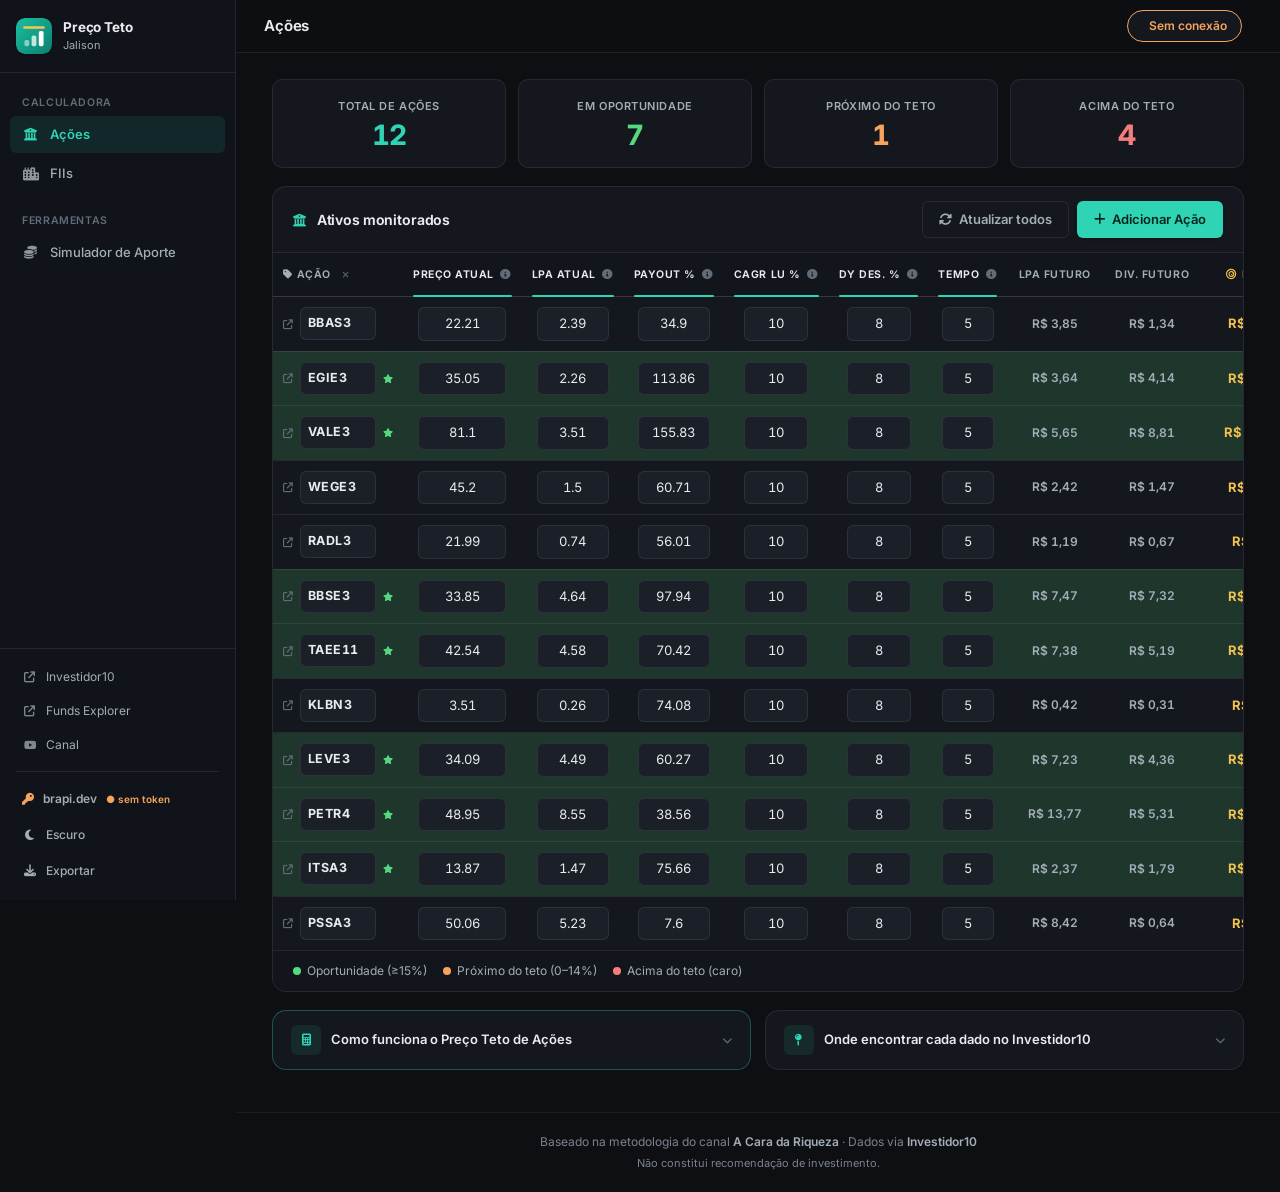
<file: index.html>
<!DOCTYPE html>
<html lang="pt-BR" data-theme="dark">
<head>
  <meta charset="UTF-8">
  <meta name="viewport" content="width=device-width, initial-scale=1.0">
  <title>Calculadora Preço Teto</title>
  <link rel="preconnect" href="https://fonts.googleapis.com">
  <link rel="preconnect" href="https://fonts.gstatic.com" crossorigin>
  <link rel="stylesheet" href="https://cdnjs.cloudflare.com/ajax/libs/font-awesome/6.5.0/css/all.min.css">
  <link href="https://fonts.googleapis.com/css2?family=Inter:wght@400;500;600;700;800&display=swap" rel="stylesheet">
  <link rel="icon" type="image/svg+xml" href="img/icon.svg">
  <link rel="stylesheet" href="css/themes.css">
  <link rel="stylesheet" href="css/main.css">
</head>
<body>

<div id="g-tip"></div>
<div id="toast"><i class="fa-solid fa-floppy-disk toast-icon" id="toast-icon"></i><span id="toast-msg">Dados salvos!</span></div>

<!-- ===== MODAL TOKEN BRAPI ===== -->
<div id="brapi-token-modal" class="modal-backdrop" onclick="if(event.target===this)brapiCloseTokenModal()">
  <div class="modal">
    <div class="modal-head">
      <h3 class="modal-title"><i class="fa-solid fa-key"></i>Token brapi.dev</h3>
      <button class="modal-close" onclick="brapiCloseTokenModal()" aria-label="Fechar">×</button>
    </div>
    <p class="modal-text">
      Para buscar dados automaticamente, você precisa de um <strong>token gratuito</strong> do brapi.dev.
    </p>
    <ol class="modal-list">
      <li>Acesse <a href="https://brapi.dev" target="_blank" rel="noopener">brapi.dev</a> e crie uma conta gratuita</li>
      <li>No painel da conta, clique em <strong>Tokens</strong> e copie seu token</li>
      <li>Cole abaixo e salve</li>
    </ol>
    <input id="brapi-token-input" class="table-input modal-input" placeholder="Cole seu token aqui..." onkeydown="if(event.key==='Enter')brapiSaveToken()">
    <div class="modal-actions">
      <button class="action-btn btn-danger" id="brapi-remove-btn" onclick="brapiRemoveToken()" style="display:none">
        <i class="fa-solid fa-trash"></i> Remover
      </button>
      <div class="modal-actions-right">
        <button class="action-btn btn-secondary" onclick="brapiCloseTokenModal()">Cancelar</button>
        <button class="action-btn btn-primary" onclick="brapiSaveToken()">
          <i class="fa-solid fa-floppy-disk"></i> Salvar token
        </button>
      </div>
    </div>
  </div>
</div>

<!-- ===== SIDEBAR OVERLAY (mobile) ===== -->
<div class="sidebar-overlay" id="sidebar-overlay" onclick="closeSidebar()"></div>

<!-- ===== SIDEBAR ===== -->
<aside class="sidebar" id="sidebar">
  <div class="sidebar-logo">
    <div class="logo-badge">
      <img src="img/icon.svg" alt="Logo Preço Teto" width="36" height="36">
    </div>
    <div>
      <div class="logo-name">Preço Teto</div>
      <div class="logo-sub">Jalison</div>
    </div>
  </div>

  <nav class="sidebar-nav">
    <div class="sidebar-section-label">Calculadora</div>
    <button class="sidebar-nav-item active" id="nav-acoes" onclick="switchTab('acoes')">
      <i class="fa-solid fa-building-columns"></i> Ações
    </button>
    <button class="sidebar-nav-item" id="nav-fiis" onclick="switchTab('fiis')">
      <i class="fa-solid fa-city"></i> FIIs
    </button>
    <div class="sidebar-section-label" style="margin-top:10px">Ferramentas</div>
    <button class="sidebar-nav-item" id="nav-simulador" onclick="switchTab('simulador')">
      <i class="fa-solid fa-coins"></i> Simulador de Aporte
    </button>
  </nav>

  <div class="sidebar-bottom">
    <a href="https://investidor10.com.br" target="_blank" rel="noopener" class="sidebar-ext-link">
      <i class="fa-solid fa-arrow-up-right-from-square"></i> Investidor10
    </a>
    <a href="https://www.fundsexplorer.com.br" target="_blank" rel="noopener" class="sidebar-ext-link">
      <i class="fa-solid fa-arrow-up-right-from-square"></i> Funds Explorer
    </a>
    <a href="https://www.youtube.com/@ACaraDaRiqueza" target="_blank" rel="noopener" class="sidebar-ext-link">
      <i class="fa-brands fa-youtube"></i> Canal
    </a>
    <div class="sidebar-sep"></div>
    <button id="brapi-sidebar-status" class="action-btn btn-secondary" onclick="brapiOpenTokenModal()">
      <i class="fa-solid fa-key" style="color:var(--orange)"></i> brapi.dev <span style="color:var(--orange);font-size:10px">● sem token</span>
    </button>
    <button class="theme-toggle" onclick="toggleTheme()">
      <i id="theme-icon" class="fa-solid fa-moon"></i>
      <span id="theme-label">Escuro</span>
    </button>
    <button class="sidebar-tool-btn" onclick="exportData()">
      <i class="fa-solid fa-download"></i> Exportar
    </button>
  </div>
</aside>

<!-- ===== APP WRAPPER ===== -->
<div class="app-wrapper">

  <!-- ===== TOP BAR ===== -->
  <header class="top-bar">
    <div class="top-bar-left">
      <button class="hamburger" onclick="toggleSidebar()" aria-label="Abrir menu"><i class="fa-solid fa-bars"></i></button>
      <span class="top-bar-title" id="top-bar-title">Ações</span>
    </div>
    <div class="top-bar-right">
      <button id="sticky-save-btn" class="save-sync-btn" onclick="saveData()">
        <i id="sync-icon" class="fa-solid fa-cloud-arrow-up"></i>
        <span id="sync-label">...</span>
      </button>
      <span class="save-time" id="sticky-save-time"></span>
    </div>
  </header>

  <main class="main-content">

  <!-- ========================= AÇÕES TAB ========================= -->
  <div id="tab-acoes" class="tab-content active animate-in">

    <div id="acoes-stats" class="stats-grid"></div>

    <section class="card table-card">
      <div class="table-toolbar">
        <h2 class="table-title"><i class="fa-solid fa-building-columns"></i> Ativos monitorados</h2>
        <div class="table-toolbar-actions">
          <button id="brapi-all-acoes" class="action-btn btn-secondary" onclick="fetchAllBrapi('acoes')" title="Busca Preço e LPA de todas as ações via brapi.dev"><i class="fa-solid fa-rotate"></i> Atualizar todos</button>
          <button class="action-btn btn-primary" onclick="addAcoesRow()"><i class="fa-solid fa-plus"></i> Adicionar Ação</button>
        </div>
      </div>
      <div class="table-scroll">
        <table class="calc-table">
          <thead>
            <tr>
              <th style="min-width:130px">
                <div class="th-sort-group">
                  <button id="acoes-ticker-sort-btn" class="th-sort-btn" onclick="sortByTicker('acoes-tbody')" title="Ordenar A–Z / Z–A"><i class="fa-solid fa-tag mr-1"></i><span id="acoes-ticker-sort-label">Ação</span></button>
                  <button class="del-btn" onclick="clearSort('acoes-tbody')" title="Desfazer ordenação">×</button>
                </div>
              </th>
              <th class="th-req" style="min-width:96px">Preço Atual <i class="fa-solid fa-circle-info tip-icon" data-tip="<strong>Preço Atual</strong><br>Cotação atual da ação. Investidor10 → busque a ação → preço no topo."></i></th>
              <th class="th-req" style="min-width:80px">LPA Atual <i class="fa-solid fa-circle-info tip-icon" data-tip="<strong>LPA — Lucro Por Ação</strong><br>Lucro líquido ÷ nº de ações. Investidor10 → Ação → Indicadores → LPA."></i></th>
              <th class="th-req" style="min-width:80px">Payout % <i class="fa-solid fa-circle-info tip-icon" data-tip="<strong>Payout — Média histórica</strong><br>% do lucro distribuído como dividendos. Use média dos últimos 3–5 anos."></i></th>
              <th class="th-req" style="min-width:72px">CAGR Lu % <i class="fa-solid fa-circle-info tip-icon" data-tip="<strong>CAGR de Lucros</strong><br>Taxa de crescimento anual do lucro. Use média histórica 3–5 anos."></i></th>
              <th class="th-req" style="min-width:72px">DY Des. % <i class="fa-solid fa-circle-info tip-icon" data-tip="<strong>Dividend Yield Desejado</strong><br>Rentabilidade mínima desejada. Padrão: 8% a.a."></i></th>
              <th class="th-req" style="min-width:60px">Tempo <i class="fa-solid fa-circle-info tip-icon" data-tip="<strong>Tempo de Projeção (anos)</strong><br>Anos à frente para projetar o lucro. Padrão: 5 anos."></i></th>
              <th class="result-col" style="min-width:95px">LPA Futuro</th>
              <th class="result-col" style="min-width:100px">Div. Futuro</th>
              <th class="result-col" style="min-width:108px"><span style="color:var(--gold)"><i class="fa-solid fa-bullseye mr-1"></i>P. Teto</span></th>
              <th class="result-col" style="min-width:115px">
                <div class="th-sort-group center">
                  <button id="acoes-sort-btn" class="th-sort-btn" onclick="sortByMargem('acoes-tbody')" title="Ordenar por Margem Seg.">Margem Seg.</button>
                  <button class="del-btn" onclick="clearSort('acoes-tbody')" title="Desfazer ordenação">×</button>
                </div>
              </th>
              <th style="width:38px"></th>
            </tr>
          </thead>
          <tbody id="acoes-tbody"></tbody>
        </table>
      </div>
      <div class="table-foot">
        <div class="legend-wrap">
          <span class="legend-item"><span class="legend-dot" style="background:var(--green)"></span> Oportunidade (≥15%)</span>
          <span class="legend-item"><span class="legend-dot" style="background:var(--orange)"></span> Próximo do teto (0–14%)</span>
          <span class="legend-item"><span class="legend-dot" style="background:var(--red)"></span> Acima do teto (caro)</span>
        </div>
      </div>
    </section>

    <div class="help-grid">
      <details class="card-accent info-panel">
        <summary>
          <span class="info-panel-icon"><i class="fa-solid fa-calculator"></i></span>
          Como funciona o Preço Teto de Ações
          <i class="fa-solid fa-chevron-down chevron"></i>
        </summary>
        <div class="info-panel-body">
          <p>
            O preço teto é o valor máximo que você pode pagar por uma ação mantendo a rentabilidade desejada.
            A metodologia projeta o lucro futuro e calcula quanto pagar hoje para receber o dividendo desejado no futuro.
          </p>
          <div class="formula-grid">
            <div class="guide-step">
              <div class="guide-title">1. LPA Futuro</div>
              <code>LPA × (1 + CAGR)^Tempo</code>
              <p class="guide-text">Lucro futuro projetado</p>
            </div>
            <div class="guide-step">
              <div class="guide-title">2. Dividendo Futuro</div>
              <code>LPA Futuro × Payout</code>
              <p class="guide-text">Dividendo esperado</p>
            </div>
            <div class="guide-step">
              <div class="guide-title">3. Preço Teto</div>
              <code>Div. Futuro ÷ DY Desejado</code>
              <p class="guide-text">Preço máximo a pagar</p>
            </div>
            <div class="guide-step">
              <div class="guide-title">4. Margem de Segurança</div>
              <code>(P.Teto − P.Atual) ÷ P.Atual</code>
              <p class="guide-text">Desconto em relação ao teto</p>
            </div>
          </div>
        </div>
      </details>

      <details class="card info-panel">
        <summary>
          <span class="info-panel-icon"><i class="fa-solid fa-map-pin"></i></span>
          Onde encontrar cada dado no Investidor10
          <i class="fa-solid fa-chevron-down chevron"></i>
        </summary>
        <div class="info-panel-body">
          <div class="guide-grid">
            <div class="guide-step with-num"><div class="step-num">1</div><div><div class="guide-title">Preço Atual</div><p class="guide-text">Investidor10 → ação → preço no topo da página</p></div></div>
            <div class="guide-step with-num"><div class="step-num">2</div><div><div class="guide-title">LPA Atual</div><p class="guide-text">Aba <span class="badge">Indicadores</span> → campo <span class="badge">LPA</span></p></div></div>
            <div class="guide-step with-num"><div class="step-num">3</div><div><div class="guide-title">Payout (%)</div><p class="guide-text">Aba <span class="badge">Indicadores</span> → campo <span class="badge">Payout</span> — use média 3–5 anos</p></div></div>
            <div class="guide-step with-num"><div class="step-num">4</div><div><div class="guide-title">CAGR Lucro (%)</div><p class="guide-text">Aba <span class="badge">Resultados</span> → crescimento do LPA nos últimos 5 anos</p></div></div>
            <div class="guide-step with-num"><div class="step-num">5</div><div><div class="guide-title">DY Desejado (%)</div><p class="guide-text">Sua meta de rentabilidade. Padrão: <span class="badge">8%</span></p></div></div>
            <div class="guide-step with-num"><div class="step-num">6</div><div><div class="guide-title">Tempo (anos)</div><p class="guide-text">Horizonte de projeção. Padrão: <span class="badge">5 anos</span></p></div></div>
          </div>
        </div>
      </details>
    </div>
  </div>

  <!-- ========================= FIIs TAB ========================= -->
  <div id="tab-fiis" class="tab-content animate-in">

    <div id="fiis-stats" class="stats-grid"></div>

    <section class="card table-card">
      <div class="table-toolbar">
        <h2 class="table-title"><i class="fa-solid fa-city"></i> Fundos monitorados</h2>
        <div class="table-toolbar-actions">
          <button id="brapi-all-fiis" class="action-btn btn-secondary" onclick="fetchAllBrapi('fiis')" title="Busca Preço, P/VP e Div.12M de todos os FIIs via brapi.dev"><i class="fa-solid fa-rotate"></i> Atualizar todos</button>
          <button class="action-btn btn-primary" onclick="addFiisRow()"><i class="fa-solid fa-plus"></i> Adicionar FII</button>
        </div>
      </div>
      <div class="table-scroll">
        <table class="calc-table">
          <thead>
            <tr>
              <th style="min-width:130px">
                <div class="th-sort-group">
                  <button id="fiis-ticker-sort-btn" class="th-sort-btn" onclick="sortByTicker('fiis-tbody')" title="Ordenar A–Z / Z–A"><i class="fa-solid fa-building-columns mr-1"></i><span id="fiis-ticker-sort-label">FII</span></button>
                  <button class="del-btn" onclick="clearSort('fiis-tbody')" title="Desfazer ordenação">×</button>
                </div>
              </th>
              <th style="min-width:72px">P/VP <i class="fa-solid fa-circle-info tip-icon" data-tip="<strong>Preço / Valor Patrimonial</strong><br>Abaixo de 1 = negociado com desconto. Investidor10 → FII → Indicadores."></i></th>
              <th class="th-req" style="min-width:96px">Preço Atual <i class="fa-solid fa-circle-info tip-icon" data-tip="<strong>Preço Atual da Cota</strong><br>Cotação atual na B3. Investidor10 → busque o FII."></i></th>
              <th class="th-req" style="min-width:88px">Div. 12M (R$) <i class="fa-solid fa-circle-info tip-icon" data-tip="<strong>Dividendos últimos 12 meses</strong><br>Soma de proventos pagos por cota. Investidor10 → Proventos."></i></th>
              <th class="th-req" style="min-width:68px">IPCA % <i class="fa-solid fa-circle-info tip-icon" data-tip="<strong>IPCA do FII</strong><br>Tijolo: 0% · Papel: ~5% · Híbrido: ~2,5%"></i></th>
              <th class="th-req" style="min-width:68px">IPCA+ % <i class="fa-solid fa-circle-info tip-icon" data-tip="<strong>Taxa IPCA+ de Referência</strong><br>Tesouro IPCA+ longo prazo. Padrão atual: ~7%"></i></th>
              <th class="th-req" style="min-width:68px">Prêmio % <i class="fa-solid fa-circle-info tip-icon" data-tip="<strong>Prêmio de Risco</strong><br>FIIs grandes: 1–2% · Médios: 2–3% · Menores: 3–4%"></i></th>
              <th class="result-col" style="min-width:70px">DY Total</th>
              <th class="result-col" style="min-width:108px"><span style="color:var(--gold)"><i class="fa-solid fa-bullseye mr-1"></i>P. Teto</span></th>
              <th class="result-col" style="min-width:115px">
                <div class="th-sort-group center">
                  <button id="fiis-sort-btn" class="th-sort-btn" onclick="sortByMargem('fiis-tbody')" title="Ordenar por Margem Seg.">Margem Seg.</button>
                  <button class="del-btn" onclick="clearSort('fiis-tbody')" title="Desfazer ordenação">×</button>
                </div>
              </th>
              <th style="width:38px"></th>
            </tr>
          </thead>
          <tbody id="fiis-tbody"></tbody>
        </table>
      </div>
      <div class="table-foot">
        <div class="legend-wrap">
          <span class="legend-item"><span class="legend-dot" style="background:var(--green)"></span> Oportunidade (≥15%)</span>
          <span class="legend-item"><span class="legend-dot" style="background:var(--orange)"></span> Próximo do teto (0–14%)</span>
          <span class="legend-item"><span class="legend-dot" style="background:var(--red)"></span> Acima do teto (caro)</span>
        </div>
      </div>
    </section>

    <div class="help-grid">
      <details class="card-accent info-panel">
        <summary>
          <span class="info-panel-icon"><i class="fa-solid fa-building"></i></span>
          Como funciona o Preço Teto de FIIs
          <i class="fa-solid fa-chevron-down chevron"></i>
        </summary>
        <div class="info-panel-body">
          <p>
            Para FIIs, o preço teto compara com o Tesouro IPCA+.
            A rentabilidade desejada é: proteção inflacionária do FII + taxa IPCA+ + prêmio de risco.
          </p>
          <div class="formula-grid">
            <div class="guide-step">
              <div class="guide-title">Taxa Desejada</div>
              <code>IPCA + IPCA+ + Prêmio</code>
              <p class="guide-text">Rentabilidade total desejada</p>
            </div>
            <div class="guide-step">
              <div class="guide-title">Preço Teto</div>
              <code>Dividendo 12M ÷ Taxa</code>
              <p class="guide-text">Quanto você pode pagar pelo FII</p>
            </div>
            <div class="guide-step">
              <div class="guide-title">Margem de Segurança</div>
              <code>(P.Teto − P.Atual) ÷ P.Atual</code>
              <p class="guide-text">Desconto em relação ao preço teto</p>
            </div>
          </div>
          <div class="info-note">
            <p class="info-note-title"><i class="fa-solid fa-lightbulb mr-1" style="color:var(--gold)"></i> Como definir o IPCA do FII:</p>
            <div class="info-note-grid">
              <div><span class="badge badge-green">IPCA = 0%</span><span><strong style="color:var(--green)">Tijolo</strong> — valorização do imóvel cobre inflação</span></div>
              <div><span class="badge badge-gold">IPCA = 5%</span><span><strong style="color:var(--gold)">Papel</strong> — CRIs/CRAs indexados ao IPCA</span></div>
              <div><span class="badge badge-orange">IPCA = 2,5%</span><span><strong style="color:var(--orange)">Híbrido</strong> — proporcional à carteira</span></div>
            </div>
          </div>
        </div>
      </details>

      <details class="card info-panel">
        <summary>
          <span class="info-panel-icon"><i class="fa-solid fa-map-pin"></i></span>
          Onde encontrar cada dado no Investidor10
          <i class="fa-solid fa-chevron-down chevron"></i>
        </summary>
        <div class="info-panel-body">
          <div class="guide-grid">
            <div class="guide-step with-num"><div class="step-num">1</div><div><div class="guide-title">Preço Atual</div><p class="guide-text">Investidor10 → FII → preço no topo da página</p></div></div>
            <div class="guide-step with-num"><div class="step-num">2</div><div><div class="guide-title">P/VP</div><p class="guide-text">Investidor10 → FII → Indicadores → P/VP</p></div></div>
            <div class="guide-step with-num"><div class="step-num">3</div><div><div class="guide-title">Dividendo 12M</div><p class="guide-text">Aba <span class="badge">Proventos</span> → soma dos últimos 12 meses</p></div></div>
            <div class="guide-step with-num"><div class="step-num">4</div><div><div class="guide-title">IPCA do FII (%)</div><p class="guide-text"><span class="badge badge-green">Tijolo = 0%</span> <span class="badge badge-gold">Papel = 5%</span> <span class="badge badge-orange">Híbrido = 2,5%</span></p></div></div>
            <div class="guide-step with-num"><div class="step-num">5</div><div><div class="guide-title">IPCA+ (%)</div><p class="guide-text">Taxa Tesouro IPCA+ longo prazo. Padrão atual: ~7%</p></div></div>
            <div class="guide-step with-num"><div class="step-num">6</div><div><div class="guide-title">Prêmio (%)</div><p class="guide-text">Risco extra vs renda fixa. <span class="badge">1–3%</span> conforme solidez do FII</p></div></div>
          </div>
        </div>
      </details>
    </div>
  </div>

  <!-- ========================= SIMULADOR TAB ========================= -->
  <div id="tab-simulador" class="tab-content animate-in">

    <div class="card sim-panel mb-4">
      <div class="sim-controls">
        <div class="sim-field">
          <label class="sim-label" for="sim-valor">Valor a aportar</label>
          <input id="sim-valor" class="table-input sim-valor-input" inputmode="decimal" placeholder="ex: 1.000,00" oninput="numericInput(this)" onkeydown="if(event.key==='Enter')runSimulador()">
        </div>
        <div>
          <span class="sim-label">Distribuição</span>
          <div class="sim-seg" id="sim-weight">
            <button type="button" class="sim-seg-btn active" data-mode="margem" onclick="simSetMode('margem')">Maior margem</button>
            <button type="button" class="sim-seg-btn" data-mode="igual" onclick="simSetMode('igual')">Dividir igual</button>
          </div>
        </div>
        <button class="action-btn btn-primary sim-go-btn" onclick="runSimulador()">
          <i class="fa-solid fa-wand-magic-sparkles"></i> Simular
        </button>
      </div>
    </div>

    <div id="sim-result" class="mb-4"></div>

    <div class="card sim-panel mb-4">
      <div class="sim-list-head">
        <h3 class="sim-list-title">
          <i class="fa-solid fa-list-check"></i>Selecione os ativos
          <span id="sim-count" class="sim-list-count"></span>
        </h3>
        <div class="sim-list-tools">
          <button class="action-btn btn-secondary" onclick="simSelectAll(true)">Selecionar todos</button>
          <button class="action-btn btn-secondary" onclick="simSelectAll(false)">Limpar</button>
        </div>
      </div>
      <div id="sim-asset-list"></div>
    </div>

    <details class="card-accent info-panel">
      <summary>
        <span class="info-panel-icon"><i class="fa-solid fa-coins"></i></span>
        Como funciona o Simulador de Aporte
        <i class="fa-solid fa-chevron-down chevron"></i>
      </summary>
      <div class="info-panel-body">
        <p>
          Marque os ativos que <strong>você</strong> quer comprar, informe o valor do aporte e clique em <strong>Simular</strong>.
          A simulação usa apenas os ativos selecionados (das abas Ações e FIIs) e calcula quantas cotas comprar de cada um.
        </p>
        <ul style="font-size:12.5px;color:var(--text2);line-height:1.9;padding-left:18px;max-width:72ch">
          <li><strong style="color:var(--text)">Priorizar maior margem</strong> — distribui mais para os ativos mais descontados (abaixo do preço teto).</li>
          <li><strong style="color:var(--text)">Dividir igualmente</strong> — reparte o valor por igual entre todos os selecionados.</li>
        </ul>
      </div>
    </details>

  </div>

  </main>

  <footer class="app-footer">
    <p>Baseado na metodologia do canal <strong>A Cara da Riqueza</strong> · Dados via <strong>Investidor10</strong></p>
    <p class="disclaimer">Não constitui recomendação de investimento.</p>
  </footer>

</div><!-- end app-wrapper -->

<script src="js/brapi.js"></script>
<script src="js/config.js"></script>
<script src="js/utils.js"></script>
<script src="js/theme.js"></script>
<script src="js/sorting.js"></script>
<script src="js/ui.js"></script>
<script src="js/acoes.js"></script>
<script src="js/fiis.js"></script>
<script src="js/cloud.js"></script>
<script src="js/tooltip.js"></script>
<script src="js/simulator.js"></script>
<script src="js/main.js"></script>
</body>
</html>
</file>
<file: css/themes.css>
/* =========================================================
   TOKENS DE TEMA — Calculadora Preço Teto
   Identidade: grafite neutro + teal. O accent marca ação e
   seleção; ouro é reservado ao Preço Teto; verde/laranja/
   vermelho são estados de margem.
   ========================================================= */

:root {
  /* Escala de raio */
  --r-sm: 6px;
  --r-md: 10px;
  --r-lg: 14px;

  /* Escala de z-index semântica */
  --z-sticky:   40;
  --z-backdrop: 60;
  --z-sidebar:  70;
  --z-modal:    80;
  --z-toast:    90;
  --z-tooltip:  100;

  /* Motion */
  --ease-out: cubic-bezier(0.22, 1, 0.36, 1);
  --t-fast: 140ms;
  --t-med:  220ms;
}

/* ===== TEMA ESCURO ===== */
:root[data-theme="dark"] {
  color-scheme: dark;

  --bg:            #0d0f13;
  --bg2:           #14171d;
  --bg3:           #1b1f27;
  --surface:       #14171d;
  --surface2:      #1b1f27;
  --border:        rgba(255, 255, 255, 0.08);
  --border2:       rgba(255, 255, 255, 0.14);

  --text:          #e9ecef;
  --text2:         #a3adb8;
  --text3:         #626c78;

  --accent:        #2fd4b5;
  --accent2:       #6ce6cd;
  --accent-glow:   rgba(47, 212, 181, 0.10);
  --accent-border: rgba(47, 212, 181, 0.32);
  --on-accent:     #06231d;

  --gold:          #f2c14e;
  --green:         #55d97e;
  --orange:        #f7a35c;
  --red:           #f47c7c;
  --green-bg:      rgba(85, 217, 126, 0.10);
  --orange-bg:     rgba(247, 163, 92, 0.10);
  --red-bg:        rgba(244, 124, 124, 0.10);
  --green-border:  rgba(85, 217, 126, 0.28);
  --orange-border: rgba(247, 163, 92, 0.28);
  --red-border:    rgba(244, 124, 124, 0.28);
  --row-opp-bg:    rgba(85, 217, 126, 0.16);

  --header-bg:     #101319;
  --topbar-bg:     rgba(13, 15, 19, 0.88);
  --th-bg:         #12151b;
  --tooltip-bg:    #1d222b;
  --shadow-sm:     0 1px 3px rgba(0, 0, 0, 0.35);
  --shadow-md:     0 8px 28px rgba(0, 0, 0, 0.45);
  --shadow-lg:     0 20px 60px rgba(0, 0, 0, 0.6);

  --scroll-track:  transparent;
  --scroll-thumb:  #2c333d;
  --footer-border: rgba(255, 255, 255, 0.06);
  --footer-text:   #79838f;
  --save-time:     #79838f;
}

/* ===== TEMA CLARO ===== */
:root[data-theme="light"] {
  color-scheme: light;

  --bg:            #f4f5f7;
  --bg2:           #ffffff;
  --bg3:           #eceef1;
  --surface:       #ffffff;
  --surface2:      #f4f5f7;
  --border:        rgba(17, 24, 32, 0.10);
  --border2:       rgba(17, 24, 32, 0.18);

  --text:          #171d26;
  --text2:         #4c5866;
  --text3:         #8b96a3;

  --accent:        #0e8074;
  --accent2:       #0b6b61;
  --accent-glow:   rgba(14, 128, 116, 0.08);
  --accent-border: rgba(14, 128, 116, 0.30);
  --on-accent:     #ffffff;

  --gold:          #9a6a08;
  --green:         #157a3c;
  --orange:        #b4500e;
  --red:           #c62828;
  --green-bg:      rgba(21, 122, 60, 0.08);
  --orange-bg:     rgba(180, 80, 14, 0.08);
  --red-bg:        rgba(198, 40, 40, 0.08);
  --green-border:  rgba(21, 122, 60, 0.26);
  --orange-border: rgba(180, 80, 14, 0.26);
  --red-border:    rgba(198, 40, 40, 0.26);
  --row-opp-bg:    rgba(21, 122, 60, 0.09);

  --header-bg:     #ffffff;
  --topbar-bg:     rgba(244, 245, 247, 0.88);
  --th-bg:         #f8f9fa;
  --tooltip-bg:    #ffffff;
  --shadow-sm:     0 1px 3px rgba(17, 24, 32, 0.07);
  --shadow-md:     0 8px 28px rgba(17, 24, 32, 0.10);
  --shadow-lg:     0 20px 60px rgba(17, 24, 32, 0.16);

  --scroll-track:  transparent;
  --scroll-thumb:  #c4cbd3;
  --footer-border: rgba(17, 24, 32, 0.08);
  --footer-text:   #6b7684;
  --save-time:     #6b7684;
}
</file>
<file: css/main.css>
/* =========================================================
   Calculadora Preço Teto — componentes
   ========================================================= */

*, *::before, *::after { box-sizing: border-box; }
* { margin: 0; padding: 0; }

html { -webkit-text-size-adjust: 100%; }

body {
  font-family: 'Inter', system-ui, -apple-system, 'Segoe UI', sans-serif;
  font-size: 14px;
  line-height: 1.5;
  background: var(--bg);
  color: var(--text);
  min-height: 100vh;
  transition: background var(--t-med), color var(--t-med);
  -webkit-font-smoothing: antialiased;
}

::selection { background: var(--accent-glow); color: var(--text); }

::-webkit-scrollbar { width: 8px; height: 8px; }
::-webkit-scrollbar-track { background: var(--scroll-track); }
::-webkit-scrollbar-thumb { background: var(--scroll-thumb); border-radius: 4px; }
::-webkit-scrollbar-thumb:hover { background: var(--text3); }

:focus-visible {
  outline: 2px solid var(--accent);
  outline-offset: 2px;
  border-radius: var(--r-sm);
}

/* ===== Utilitários (usados também por HTML gerado no JS) ===== */
.p-4  { padding: 16px; }
.mr-1 { margin-right: 4px; }
.mr-2 { margin-right: 8px; }
.mb-4 { margin-bottom: 16px; }
.mb-5 { margin-bottom: 22px; }
.mt-4 { margin-top: 16px; }

/* =========================================================
   SIDEBAR
   ========================================================= */
.sidebar {
  position: fixed;
  inset: 0 auto 0 0;
  width: 236px;
  background: var(--header-bg);
  border-right: 1px solid var(--border);
  display: flex;
  flex-direction: column;
  z-index: var(--z-sidebar);
  transition: transform var(--t-med) var(--ease-out);
}

.sidebar-logo {
  display: flex;
  align-items: center;
  gap: 11px;
  padding: 18px 16px;
  border-bottom: 1px solid var(--border);
}
.logo-badge {
  width: 36px;
  height: 36px;
  border-radius: 9px;
  overflow: hidden;
  flex-shrink: 0;
  box-shadow: var(--shadow-sm);
}
.logo-badge img { display: block; width: 100%; height: 100%; }
.logo-name {
  font-size: 13.5px;
  font-weight: 700;
  letter-spacing: -0.01em;
  color: var(--text);
  line-height: 1.25;
}
.logo-sub {
  font-size: 11px;
  color: var(--text2);
  margin-top: 1px;
}

.sidebar-nav {
  flex: 1;
  padding: 12px 10px;
  overflow-y: auto;
}
.sidebar-section-label {
  font-size: 10.5px;
  font-weight: 600;
  color: var(--text3);
  letter-spacing: 0.06em;
  text-transform: uppercase;
  padding: 10px 12px 5px;
}
.sidebar-nav-item {
  display: flex;
  align-items: center;
  gap: 11px;
  width: 100%;
  padding: 9px 12px;
  margin-bottom: 2px;
  border: none;
  border-radius: var(--r-sm);
  background: transparent;
  color: var(--text2);
  font: inherit;
  font-size: 13px;
  font-weight: 500;
  text-align: left;
  cursor: pointer;
  transition: background var(--t-fast), color var(--t-fast);
}
.sidebar-nav-item i { width: 17px; text-align: center; font-size: 13px; opacity: 0.85; }
.sidebar-nav-item:hover { background: var(--surface2); color: var(--text); }
.sidebar-nav-item.active {
  background: var(--accent-glow);
  color: var(--accent);
  font-weight: 600;
}
.sidebar-nav-item.active i { opacity: 1; }

.sidebar-bottom {
  padding: 12px 10px;
  border-top: 1px solid var(--border);
  display: flex;
  flex-direction: column;
  gap: 2px;
}
.sidebar-ext-link {
  display: flex;
  align-items: center;
  gap: 9px;
  padding: 7px 12px;
  border-radius: var(--r-sm);
  font-size: 12px;
  color: var(--text2);
  text-decoration: none;
  transition: background var(--t-fast), color var(--t-fast);
}
.sidebar-ext-link i { width: 15px; text-align: center; font-size: 11px; opacity: 0.75; }
.sidebar-ext-link:hover { background: var(--surface2); color: var(--text); }

.sidebar-sep { height: 1px; background: var(--border); margin: 8px 6px; }

.sidebar-tool-btn {
  display: flex;
  align-items: center;
  gap: 9px;
  width: 100%;
  padding: 8px 12px;
  border: none;
  border-radius: var(--r-sm);
  background: transparent;
  color: var(--text2);
  font: inherit;
  font-size: 12px;
  font-weight: 500;
  text-align: left;
  cursor: pointer;
  transition: background var(--t-fast), color var(--t-fast);
}
.sidebar-tool-btn i { width: 15px; text-align: center; font-size: 12px; }
.sidebar-tool-btn:hover { background: var(--surface2); color: var(--text); }

/* Mantém compatibilidade: o botão do brapi usa .action-btn.btn-secondary no JS */
#brapi-sidebar-status.action-btn {
  width: 100%;
  justify-content: flex-start;
  gap: 9px;
  padding: 8px 12px;
  font-size: 12px;
  border: none;
  background: transparent;
  color: var(--text2);
  border-radius: var(--r-sm);
  box-shadow: none;
}
#brapi-sidebar-status.action-btn:hover { background: var(--surface2); color: var(--text); }

.theme-toggle {
  display: flex;
  align-items: center;
  gap: 9px;
  width: 100%;
  padding: 8px 12px;
  border: none;
  border-radius: var(--r-sm);
  background: transparent;
  color: var(--text2);
  font: inherit;
  font-size: 12px;
  font-weight: 500;
  cursor: pointer;
  transition: background var(--t-fast), color var(--t-fast);
}
.theme-toggle i { width: 15px; text-align: center; }
.theme-toggle:hover { background: var(--surface2); color: var(--text); }

/* Overlay mobile */
.sidebar-overlay {
  display: none;
  position: fixed;
  inset: 0;
  background: rgba(9, 11, 14, 0.55);
  z-index: var(--z-backdrop);
}
.sidebar-overlay.open { display: block; }

/* =========================================================
   APP WRAPPER + TOP BAR
   ========================================================= */
.app-wrapper {
  margin-left: 236px;
  min-height: 100vh;
  display: flex;
  flex-direction: column;
}

.top-bar {
  position: sticky;
  top: 0;
  z-index: var(--z-sticky);
  display: flex;
  align-items: center;
  justify-content: space-between;
  gap: 12px;
  padding: 10px 28px;
  background: var(--topbar-bg);
  border-bottom: 1px solid var(--border);
  backdrop-filter: blur(10px);
  -webkit-backdrop-filter: blur(10px);
}
.top-bar-left { display: flex; align-items: center; gap: 12px; min-width: 0; }
.top-bar-right { display: flex; align-items: center; gap: 10px; }
.top-bar-title {
  font-size: 15px;
  font-weight: 650;
  letter-spacing: -0.01em;
  color: var(--text);
  white-space: nowrap;
}

.hamburger {
  display: none;
  align-items: center;
  justify-content: center;
  width: 36px;
  height: 36px;
  border: 1px solid var(--border);
  border-radius: var(--r-sm);
  background: var(--surface);
  color: var(--text);
  font-size: 14px;
  cursor: pointer;
}

.save-sync-btn {
  display: inline-flex;
  align-items: center;
  gap: 7px;
  padding: 6px 14px;
  border: 1px solid var(--border);
  border-radius: 100px;
  background: var(--surface);
  color: var(--green);
  font: inherit;
  font-size: 12px;
  font-weight: 600;
  white-space: nowrap;
  cursor: pointer;
  transition: background var(--t-fast), border-color var(--t-fast), opacity var(--t-fast);
}
.save-sync-btn:hover:not(:disabled) { background: var(--surface2); }
.save-sync-btn:disabled { cursor: default; border-color: var(--border) !important; opacity: 0.75; }

.save-time {
  font-size: 11px;
  color: var(--save-time);
  white-space: nowrap;
  font-variant-numeric: tabular-nums;
}

/* =========================================================
   CONTEÚDO
   ========================================================= */
.main-content {
  flex: 1;
  width: 100%;
  padding: 26px 36px 8px;
}

.tab-content { display: none; }
.tab-content.active { display: block; }

@keyframes fadeIn {
  from { opacity: 0; transform: translateY(6px); }
  to   { opacity: 1; transform: translateY(0); }
}
.animate-in { animation: fadeIn var(--t-med) var(--ease-out); }

/* =========================================================
   CARDS
   ========================================================= */
.card {
  background: var(--surface);
  border: 1px solid var(--border);
  border-radius: var(--r-lg);
}
.card-accent {
  background: var(--surface);
  border: 1px solid var(--accent-border);
  border-radius: var(--r-lg);
}

/* Painéis explicativos (details) */
.info-panel { margin-bottom: 18px; }

.help-grid {
  display: grid;
  grid-template-columns: 1fr 1fr;
  gap: 14px;
  align-items: start;
  margin-bottom: 18px;
}
.help-grid .info-panel { margin-bottom: 0; }
@media (max-width: 1100px) {
  .help-grid { grid-template-columns: 1fr; }
}
.info-panel summary {
  display: flex;
  align-items: center;
  gap: 10px;
  padding: 14px 18px;
  font-size: 13px;
  font-weight: 600;
  color: var(--text);
  cursor: pointer;
  list-style: none;
  user-select: none;
  border-radius: var(--r-lg);
  transition: background var(--t-fast);
}
.info-panel summary:hover { background: var(--surface2); }
.info-panel[open] summary { border-bottom: 1px solid var(--border); border-radius: var(--r-lg) var(--r-lg) 0 0; }
.info-panel summary::-webkit-details-marker { display: none; }
.info-panel-icon {
  width: 30px;
  height: 30px;
  border-radius: var(--r-sm);
  display: flex;
  align-items: center;
  justify-content: center;
  flex-shrink: 0;
  background: var(--accent-glow);
  color: var(--accent);
  font-size: 12px;
}
.info-panel .chevron {
  margin-left: auto;
  font-size: 10px;
  color: var(--text3);
  transition: transform var(--t-fast) var(--ease-out);
}
.info-panel[open] .chevron { transform: rotate(180deg); }
.info-panel-body { padding: 16px 18px 18px; }
.info-panel-body > p {
  font-size: 13px;
  color: var(--text2);
  line-height: 1.65;
  max-width: 72ch;
  margin-bottom: 14px;
}

/* Grades dentro dos painéis */
.formula-grid {
  display: grid;
  grid-template-columns: repeat(auto-fit, minmax(190px, 1fr));
  gap: 10px;
}
.guide-grid {
  display: grid;
  grid-template-columns: repeat(auto-fit, minmax(240px, 1fr));
  gap: 10px;
}

.guide-step {
  background: var(--surface2);
  border: 1px solid var(--border);
  border-radius: var(--r-md);
  padding: 13px 15px;
}
.guide-step.with-num { display: flex; align-items: flex-start; gap: 12px; }
.guide-title {
  font-size: 12px;
  font-weight: 600;
  color: var(--text);
  margin-bottom: 3px;
}
.guide-text { font-size: 12px; color: var(--text2); line-height: 1.55; }
.guide-step code {
  display: block;
  font-family: ui-monospace, 'Cascadia Code', Consolas, monospace;
  font-size: 11px;
  color: var(--gold);
  margin: 2px 0 4px;
}
.step-num {
  width: 22px;
  height: 22px;
  border-radius: 50%;
  display: flex;
  align-items: center;
  justify-content: center;
  flex-shrink: 0;
  background: var(--accent-glow);
  color: var(--accent);
  font-size: 11px;
  font-weight: 700;
}

.info-note {
  margin-top: 12px;
  padding: 13px 15px;
  border: 1px solid var(--border);
  border-radius: var(--r-md);
  background: var(--surface2);
}
.info-note-title {
  font-size: 12px;
  font-weight: 600;
  color: var(--text);
  margin-bottom: 8px;
}
.info-note-grid {
  display: grid;
  grid-template-columns: repeat(auto-fit, minmax(210px, 1fr));
  gap: 8px;
  font-size: 12px;
}
.info-note-grid > div { display: flex; align-items: flex-start; gap: 8px; color: var(--text2); }

/* =========================================================
   BADGES
   ========================================================= */
.badge {
  display: inline-block;
  padding: 1px 7px;
  border: 1px solid var(--accent-border);
  border-radius: 5px;
  background: var(--accent-glow);
  color: var(--accent);
  font-size: 10.5px;
  font-weight: 600;
  line-height: 1.6;
  white-space: nowrap;
}
.badge-green  { background: var(--green-bg);  color: var(--green);  border-color: var(--green-border); }
.badge-orange { background: var(--orange-bg); color: var(--orange); border-color: var(--orange-border); }
.badge-red    { background: var(--red-bg);    color: var(--red);    border-color: var(--red-border); }
.badge-gold   { background: rgba(242, 193, 78, 0.10); color: var(--gold); border-color: rgba(242, 193, 78, 0.30); }

/* =========================================================
   BOTÕES
   ========================================================= */
.action-btn {
  display: inline-flex;
  align-items: center;
  gap: 7px;
  padding: 8px 16px;
  border: 1px solid transparent;
  border-radius: var(--r-sm);
  font: inherit;
  font-size: 13px;
  font-weight: 600;
  white-space: nowrap;
  cursor: pointer;
  transition: background var(--t-fast), border-color var(--t-fast), color var(--t-fast), box-shadow var(--t-fast);
}
.btn-primary {
  background: var(--accent);
  color: var(--on-accent);
  box-shadow: var(--shadow-sm);
}
.btn-primary:hover { filter: brightness(1.06); }
.btn-primary:active { filter: brightness(0.97); }
.btn-primary.saved { background: var(--green); }

.btn-secondary {
  background: var(--surface);
  color: var(--text2);
  border-color: var(--border);
}
.btn-secondary:hover { border-color: var(--border2); color: var(--text); background: var(--surface2); }

.btn-danger {
  background: var(--red-bg);
  color: var(--red);
  border-color: var(--red-border);
}
.btn-danger:hover { background: var(--red-bg); border-color: var(--red); }

.add-row-btn {
  display: inline-flex;
  align-items: center;
  gap: 7px;
  padding: 9px 18px;
  border: 1px dashed var(--accent-border);
  border-radius: var(--r-sm);
  background: transparent;
  color: var(--accent);
  font: inherit;
  font-size: 13px;
  font-weight: 600;
  cursor: pointer;
  transition: background var(--t-fast), border-color var(--t-fast);
}
.add-row-btn:hover { background: var(--accent-glow); border-color: var(--accent); }

.brapi-btn {
  border: 0;
  background: transparent;
  color: var(--text3);
  font-size: 11px;
  line-height: 1;
  padding: 3px 4px;
  flex-shrink: 0;
  cursor: pointer;
  transition: color var(--t-fast);
}
.brapi-btn:hover { color: var(--accent); }
.brapi-btn:disabled { opacity: 0.3; cursor: not-allowed; }

.del-btn {
  display: inline-flex;
  align-items: center;
  justify-content: center;
  padding: 4px 7px;
  border: 0;
  background: transparent;
  color: var(--text3);
  font-size: 13px;
  line-height: 1;
  cursor: pointer;
  border-radius: var(--r-sm);
  transition: color var(--t-fast), background var(--t-fast);
}
.del-btn:hover { color: var(--red); background: var(--red-bg); }
.del-btn.confirm {
  color: var(--red);
  background: var(--red-bg);
  border: 1px solid var(--red-border);
  font-size: 11px;
  font-weight: 600;
  gap: 5px;
  padding: 4px 9px;
  white-space: nowrap;
}
.del-btn.confirm:hover { filter: brightness(1.1); }

/* Botões de ordenação no cabeçalho da tabela */
.th-sort-btn {
  border: 0;
  background: transparent;
  color: inherit;
  font: inherit;
  font-size: inherit;
  font-weight: inherit;
  letter-spacing: inherit;
  text-transform: inherit;
  white-space: nowrap;
  cursor: pointer;
  padding: 0;
}
.th-sort-btn:hover { color: var(--accent); }
.th-sort-group { display: flex; align-items: center; gap: 4px; }
.th-sort-group.center { justify-content: center; }

/* =========================================================
   ESTATÍSTICAS
   ========================================================= */
.stats-grid {
  display: grid;
  grid-template-columns: repeat(auto-fit, minmax(200px, 1fr));
  gap: 12px;
  margin-bottom: 18px;
}
.stat-card {
  display: flex;
  flex-direction: column-reverse;
  justify-content: center;
  align-items: center;
  text-align: center;
  gap: 6px;
  padding: 18px 20px;
  background: var(--surface);
  border: 1px solid var(--border);
  border-radius: var(--r-md);
  transition: border-color var(--t-fast);
}
.stat-card:hover { border-color: var(--border2); }
.stat-card-val {
  width: 100%;
  text-align: center;
  font-size: 28px;
  font-weight: 750;
  line-height: 1;
  letter-spacing: -0.02em;
  white-space: nowrap;
  font-variant-numeric: tabular-nums;
}
.stat-card-lbl {
  width: 100%;
  text-align: center;
  font-size: 11px;
  font-weight: 600;
  color: var(--text2);
  text-transform: uppercase;
  letter-spacing: 0.05em;
}

/* =========================================================
   TABELAS
   ========================================================= */
.table-card {
  padding: 0;
  overflow: hidden;
  margin-bottom: 18px;
}
.table-toolbar {
  display: flex;
  align-items: center;
  justify-content: space-between;
  gap: 12px;
  flex-wrap: wrap;
  padding: 14px 20px;
  border-bottom: 1px solid var(--border);
}
.table-title {
  font-size: 14px;
  font-weight: 650;
  letter-spacing: -0.01em;
  color: var(--text);
}
.table-title i { color: var(--accent); margin-right: 8px; font-size: 13px; }
.table-toolbar-actions { display: flex; gap: 8px; flex-wrap: wrap; }
.table-foot {
  display: flex;
  align-items: center;
  justify-content: space-between;
  gap: 12px;
  flex-wrap: wrap;
  padding: 11px 20px;
  border-top: 1px solid var(--border);
  background: var(--th-bg);
}

.table-scroll {
  overflow-x: auto;
  background: var(--surface);
}

.calc-table {
  border-collapse: collapse;
  width: auto;
  min-width: 100%;
}
.calc-table th {
  position: relative;
  padding: 11px 10px;
  background: var(--th-bg);
  border-top: 0;
  border-bottom: 1px solid var(--border2);
  color: var(--text2);
  font-size: 10.5px;
  font-weight: 650;
  text-transform: uppercase;
  letter-spacing: 0.05em;
  text-align: center;
  white-space: nowrap;
}
.calc-table th:first-child { text-align: left; }
.calc-table th.result-col { text-align: center; }
.calc-table th.th-req { color: var(--text); }
.calc-table th.th-req::after {
  content: '';
  position: absolute;
  left: 10px;
  right: 10px;
  bottom: -1px;
  height: 2px;
  background: var(--accent);
  border-radius: 1px;
}
.calc-table td {
  padding: 8px 6px;
  border-bottom: 1px solid var(--border);
  vertical-align: middle;
  text-align: center;
}
.calc-table td:first-child { text-align: left; }
.calc-table td.result-col { text-align: center; }
.calc-table tbody tr:last-child td { border-bottom: 0; }
.calc-table tbody:empty::after {
  content: '';
  display: block;
  height: 8px;
}
.calc-table tbody tr { transition: background var(--t-fast); }
.calc-table tbody tr:hover td { background: var(--surface2); }

.row-opp td { background: var(--row-opp-bg) !important; }
.row-opp:hover td { background: var(--row-opp-bg) !important; }

.ticker-cell { display: flex; align-items: center; gap: 3px; }

.ticker-link {
  color: var(--text3);
  cursor: pointer;
  font-size: 10px;
  flex-shrink: 0;
  text-decoration: none;
  padding: 3px 4px;
  border-radius: 4px;
  line-height: 1;
  transition: color var(--t-fast), background var(--t-fast);
}
.ticker-link:hover { color: var(--accent); background: var(--accent-glow); }

/* =========================================================
   INPUTS
   ========================================================= */
.table-input {
  background: var(--surface2);
  border: 1px solid var(--border);
  border-radius: var(--r-sm);
  color: var(--text);
  padding: 6px 7px;
  font: inherit;
  font-size: 13px;
  text-align: center;
  width: auto;
  min-width: 0;
  font-variant-numeric: tabular-nums;
  transition: border-color var(--t-fast), box-shadow var(--t-fast), background var(--t-fast);
}
.table-input::placeholder { color: var(--text3); }
.table-input:hover { border-color: var(--border2); }
.table-input:focus {
  outline: none;
  border-color: var(--accent);
  box-shadow: 0 0 0 3px var(--accent-glow);
  background: var(--surface);
}
.ticker-input {
  font-weight: 700;
  color: var(--text);
  text-transform: uppercase;
  text-align: left;
  letter-spacing: 0.03em;
  font-size: 12.5px;
}

.field-needs-input {
  border-color: var(--orange) !important;
  box-shadow: 0 0 0 3px var(--orange-bg) !important;
  color: var(--orange) !important;
}
.field-needs-input::placeholder {
  color: var(--orange);
  opacity: 0.85;
  font-size: 10px;
}

/* =========================================================
   CÉLULAS DE RESULTADO
   ========================================================= */
.result-cell {
  display: inline-flex;
  align-items: center;
  justify-content: center;
  gap: 4px;
  padding: 4px 8px;
  border-radius: var(--r-sm);
  font-size: 13px;
  font-weight: 600;
  white-space: nowrap;
  font-variant-numeric: tabular-nums;
}
.result-neutral { color: var(--text2); }
.preco-teto-cell { color: var(--gold); font-weight: 700; }
.margin-good { color: var(--green);  background: var(--green-bg);  border: 1px solid var(--green-border);  padding: 4px 9px; }
.margin-warn { color: var(--orange); background: var(--orange-bg); border: 1px solid var(--orange-border); padding: 4px 9px; }
.margin-bad  { color: var(--red);    background: var(--red-bg);    border: 1px solid var(--red-border);    padding: 4px 9px; }

.opp-star {
  display: inline-flex;
  align-items: center;
  justify-content: center;
  color: var(--green);
  font-size: 9px;
  margin-left: 4px;
  vertical-align: middle;
  flex-shrink: 0;
}

/* =========================================================
   BARRA DE AÇÕES DA TABELA + LEGENDA
   ========================================================= */
.legend-wrap {
  display: flex;
  gap: 16px;
  flex-wrap: wrap;
  font-size: 12px;
  color: var(--text2);
}
.legend-item { display: flex; align-items: center; gap: 6px; }
.legend-dot {
  width: 8px;
  height: 8px;
  border-radius: 50%;
  display: inline-block;
  flex-shrink: 0;
}

/* =========================================================
   SIMULADOR
   ========================================================= */
.sim-panel { padding: 18px 20px; }

.sim-controls {
  display: flex;
  align-items: flex-end;
  gap: 14px;
  flex-wrap: wrap;
}
.sim-field { flex: 1; min-width: 180px; }
.sim-label {
  display: block;
  font-size: 11.5px;
  font-weight: 600;
  color: var(--text2);
  margin-bottom: 6px;
}
.sim-valor-input {
  width: 100%;
  font-size: 15px;
  padding: 10px 14px;
  text-align: left;
}
.sim-go-btn { height: 42px; align-self: flex-end; padding-inline: 22px; }

.sim-seg {
  display: inline-flex;
  gap: 3px;
  padding: 3px;
  border: 1px solid var(--border);
  border-radius: var(--r-sm);
  background: var(--surface2);
}
.sim-seg-btn {
  border: 0;
  background: transparent;
  color: var(--text2);
  font: inherit;
  font-size: 12.5px;
  font-weight: 600;
  padding: 8px 14px;
  border-radius: 5px;
  white-space: nowrap;
  cursor: pointer;
  transition: background var(--t-fast), color var(--t-fast);
}
.sim-seg-btn:hover:not(.active) { color: var(--text); }
.sim-seg-btn.active {
  background: var(--accent);
  color: var(--on-accent);
  box-shadow: var(--shadow-sm);
}

.sim-list-head {
  display: flex;
  align-items: center;
  justify-content: space-between;
  gap: 10px;
  flex-wrap: wrap;
  margin-bottom: 12px;
}
.sim-list-title { font-size: 14px; font-weight: 650; color: var(--text); }
.sim-list-title i { color: var(--accent); margin-right: 8px; }
.sim-list-count { font-size: 11px; color: var(--text3); font-weight: 400; margin-left: 4px; }
.sim-list-tools { display: flex; gap: 8px; }
.sim-list-tools .action-btn { padding: 5px 12px; font-size: 11.5px; }

.sim-group {
  display: grid;
  grid-template-columns: repeat(auto-fill, minmax(360px, 1fr));
  gap: 8px;
  margin-bottom: 16px;
}
.sim-group:last-child { margin-bottom: 0; }
.sim-group-title { grid-column: 1 / -1; }
.sim-group-title {
  display: flex;
  align-items: center;
  gap: 7px;
  padding: 4px 2px 8px;
  font-size: 11px;
  font-weight: 650;
  color: var(--text2);
  text-transform: uppercase;
  letter-spacing: 0.05em;
}
.sim-asset {
  display: flex;
  align-items: center;
  gap: 10px;
  padding: 10px 13px;
  border: 1px solid var(--border);
  border-radius: var(--r-md);
  background: var(--surface);
  cursor: pointer;
  transition: border-color var(--t-fast), background var(--t-fast);
}
.sim-asset:hover { border-color: var(--border2); }
.sim-asset.sel { border-color: var(--accent); background: var(--accent-glow); }
.sim-check {
  width: 16px;
  height: 16px;
  accent-color: var(--accent);
  cursor: pointer;
  flex-shrink: 0;
}
.sim-asset-tk {
  width: 74px;
  flex-shrink: 0;
  font-weight: 700;
  font-size: 13px;
  letter-spacing: 0.02em;
  color: var(--text);
}
.sim-asset-meta {
  flex: 1;
  display: flex;
  gap: 16px;
  flex-wrap: wrap;
  font-size: 12px;
  color: var(--text2);
  font-variant-numeric: tabular-nums;
}
.sim-asset-meta b { color: var(--text); font-weight: 600; }

/* =========================================================
   MODAL
   ========================================================= */
.modal-backdrop {
  display: none;
  position: fixed;
  inset: 0;
  z-index: var(--z-modal);
  background: rgba(9, 11, 14, 0.6);
  align-items: center;
  justify-content: center;
  padding: 16px;
}
.modal {
  width: 100%;
  max-width: 460px;
  background: var(--bg2);
  border: 1px solid var(--border);
  border-radius: var(--r-lg);
  padding: 22px 24px;
  box-shadow: var(--shadow-lg);
}
.modal-head {
  display: flex;
  align-items: center;
  justify-content: space-between;
  margin-bottom: 12px;
}
.modal-title { font-size: 15px; font-weight: 700; color: var(--text); }
.modal-title i { color: var(--accent); margin-right: 8px; }
.modal-close {
  border: 0;
  background: transparent;
  color: var(--text2);
  font-size: 20px;
  line-height: 1;
  padding: 4px 8px;
  cursor: pointer;
  border-radius: var(--r-sm);
  transition: color var(--t-fast), background var(--t-fast);
}
.modal-close:hover { color: var(--text); background: var(--surface2); }
.modal-text { font-size: 12.5px; color: var(--text2); line-height: 1.7; margin-bottom: 12px; }
.modal-text a { color: var(--accent); }
.modal-list {
  font-size: 12.5px;
  color: var(--text2);
  padding-left: 18px;
  line-height: 2;
  margin-bottom: 16px;
}
.modal-input {
  width: 100%;
  font-family: ui-monospace, 'Cascadia Code', Consolas, monospace;
  font-size: 12px;
  padding: 10px 14px;
  margin-bottom: 14px;
  text-align: left;
  letter-spacing: 0.02em;
}
.modal-actions {
  display: flex;
  gap: 8px;
  justify-content: space-between;
  align-items: center;
}
.modal-actions-right { display: flex; gap: 8px; margin-left: auto; }
.modal-actions .action-btn { font-size: 12px; padding: 7px 14px; }

/* =========================================================
   TOOLTIP
   ========================================================= */
#g-tip {
  position: fixed;
  z-index: var(--z-tooltip);
  width: 250px;
  padding: 11px 14px;
  background: var(--tooltip-bg);
  border: 1px solid var(--border2);
  border-radius: var(--r-md);
  color: var(--text2);
  font-size: 12px;
  line-height: 1.55;
  box-shadow: var(--shadow-md);
  pointer-events: none;
  opacity: 0;
  transition: opacity var(--t-fast);
}
#g-tip strong { color: var(--text); }
#g-tip.visible { opacity: 1; pointer-events: auto; }
#g-tip::after {
  content: '';
  position: absolute;
  top: 100%;
  left: 20px;
  border: 6px solid transparent;
  border-top-color: var(--border2);
}
#g-tip.flip-down::after { display: none; }
#g-tip.flip-down::before {
  content: '';
  position: absolute;
  bottom: 100%;
  left: 20px;
  border: 6px solid transparent;
  border-bottom-color: var(--border2);
}

.tip-icon {
  color: var(--text3);
  cursor: help;
  font-size: 10.5px;
  margin-left: 3px;
  vertical-align: middle;
  transition: color var(--t-fast);
}
.tip-icon:hover { color: var(--accent); }

/* =========================================================
   TOAST
   ========================================================= */
#toast {
  position: fixed;
  bottom: 24px;
  right: 24px;
  z-index: var(--z-toast);
  display: flex;
  align-items: center;
  gap: 9px;
  padding: 11px 18px;
  background: var(--bg2);
  border: 1px solid var(--border2);
  border-radius: var(--r-md);
  color: var(--text);
  font-size: 13px;
  font-weight: 600;
  box-shadow: var(--shadow-md);
  transform: translateY(16px);
  opacity: 0;
  pointer-events: none;
  transition: transform var(--t-med) var(--ease-out), opacity var(--t-med) var(--ease-out);
}
#toast.show { transform: translateY(0); opacity: 1; }
.toast-icon { color: var(--green); font-size: 15px; }
.toast-icon.warn { color: var(--orange); }

/* =========================================================
   FOOTER
   ========================================================= */
.app-footer {
  text-align: center;
  padding: 20px 24px;
  margin-top: 16px;
  border-top: 1px solid var(--footer-border);
  font-size: 12px;
  color: var(--footer-text);
}
.app-footer strong { color: var(--text2); font-weight: 600; }
.app-footer .disclaimer { margin-top: 4px; font-size: 11px; }

/* =========================================================
   RESPONSIVO
   ========================================================= */
@media (max-width: 1023px) {
  .main-content { padding: 20px 18px 8px; }
}

@media (max-width: 768px) {
  .sidebar { transform: translateX(-100%); box-shadow: none; }
  .sidebar.open { transform: translateX(0); box-shadow: var(--shadow-lg); }
  .app-wrapper { margin-left: 0; }
  .hamburger { display: flex; }
  .top-bar { padding: 8px 14px; }

  /* Primeira coluna fixa ao rolar tabela na horizontal.
     Fundo em camadas (tinta + superfície sólida) para a célula
     ficar 100% opaca e não deixar o conteúdo vazar por trás. */
  .calc-table th:first-child,
  .calc-table td:first-child {
    position: sticky;
    left: 0;
    z-index: 2;
    background: var(--surface) !important;
    box-shadow: 4px 0 8px -4px rgba(0, 0, 0, 0.3);
  }
  .calc-table th:first-child {
    z-index: 3;
    background: var(--th-bg) !important;
  }
  .calc-table tbody tr:hover td:first-child {
    background: linear-gradient(var(--surface2), var(--surface2)), var(--surface) !important;
  }
  .row-opp td:first-child,
  .row-opp:hover td:first-child {
    background: linear-gradient(var(--row-opp-bg), var(--row-opp-bg)), var(--surface) !important;
  }
}

@media (max-width: 639px) {
  .main-content { padding: 14px 12px 8px; }

  .info-panel summary { padding: 12px 14px; }
  .info-panel-body { padding: 14px 14px 16px; }
  .guide-step { padding: 11px 12px; }
  .guide-step code { font-size: 10px; word-break: break-all; }

  .stats-grid { grid-template-columns: repeat(2, 1fr); gap: 8px; margin-bottom: 12px; }
  .stat-card { padding: 9px 8px; gap: 3px; }
  .stat-card-val { font-size: 17px; }
  .stat-card-lbl { font-size: 9.5px; letter-spacing: 0.04em; }

  .table-scroll { -webkit-overflow-scrolling: touch; border-radius: var(--r-md); }
  .table-input { font-size: 12px; padding: 5px 4px; }

  .add-row-btn { font-size: 12px; padding: 8px 14px; }
  .action-btn { padding: 7px 13px; font-size: 12px; }

  .legend-wrap { flex-direction: column; gap: 6px; margin-left: 0; width: 100%; }

  .sim-asset-meta { gap: 10px; font-size: 11px; }
  .sim-asset-tk { width: 58px; font-size: 12px; }
  .sim-go-btn { width: 100%; justify-content: center; }

  #toast { left: 12px; right: 12px; bottom: 16px; }
  #g-tip { width: 210px; font-size: 11px; }
}

/* =========================================================
   MOVIMENTO REDUZIDO
   ========================================================= */
@media (prefers-reduced-motion: reduce) {
  *, *::before, *::after {
    animation-duration: 0.01ms !important;
    animation-iteration-count: 1 !important;
    transition-duration: 0.01ms !important;
  }
}
</file>
